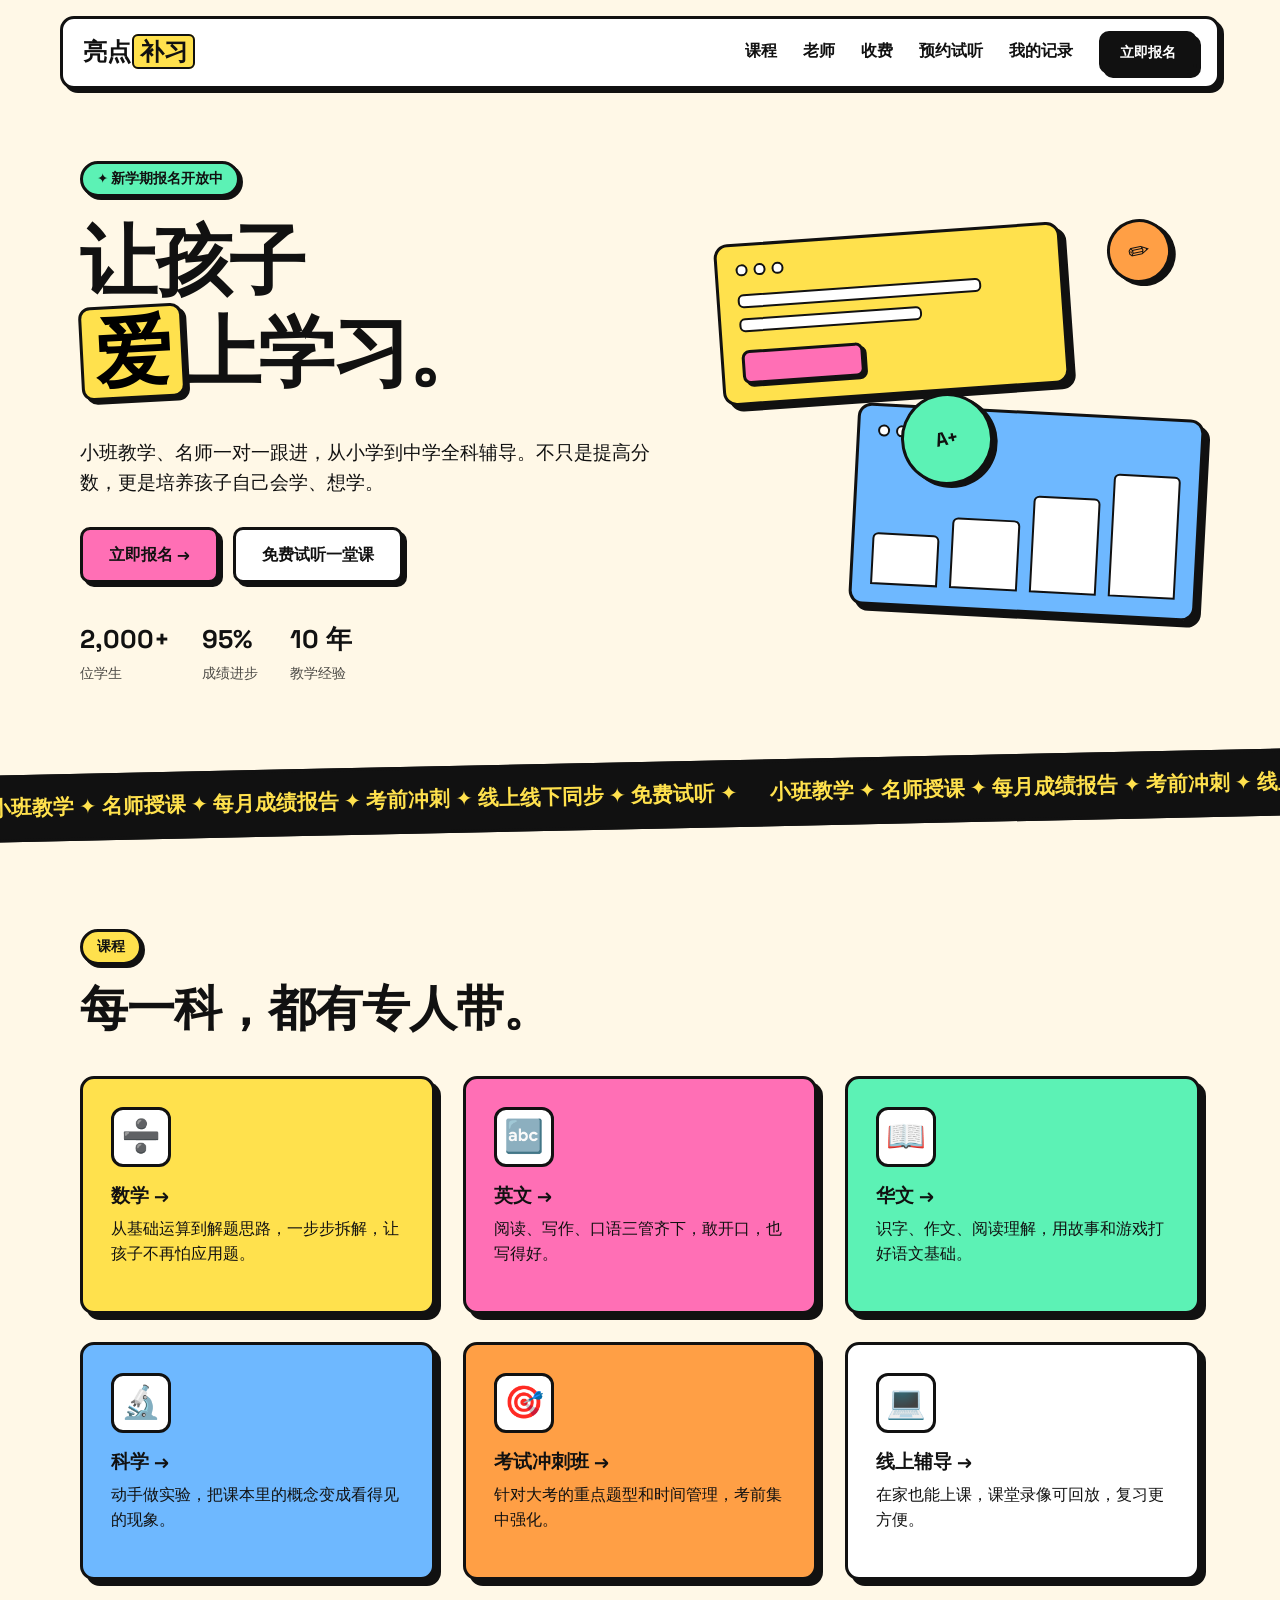
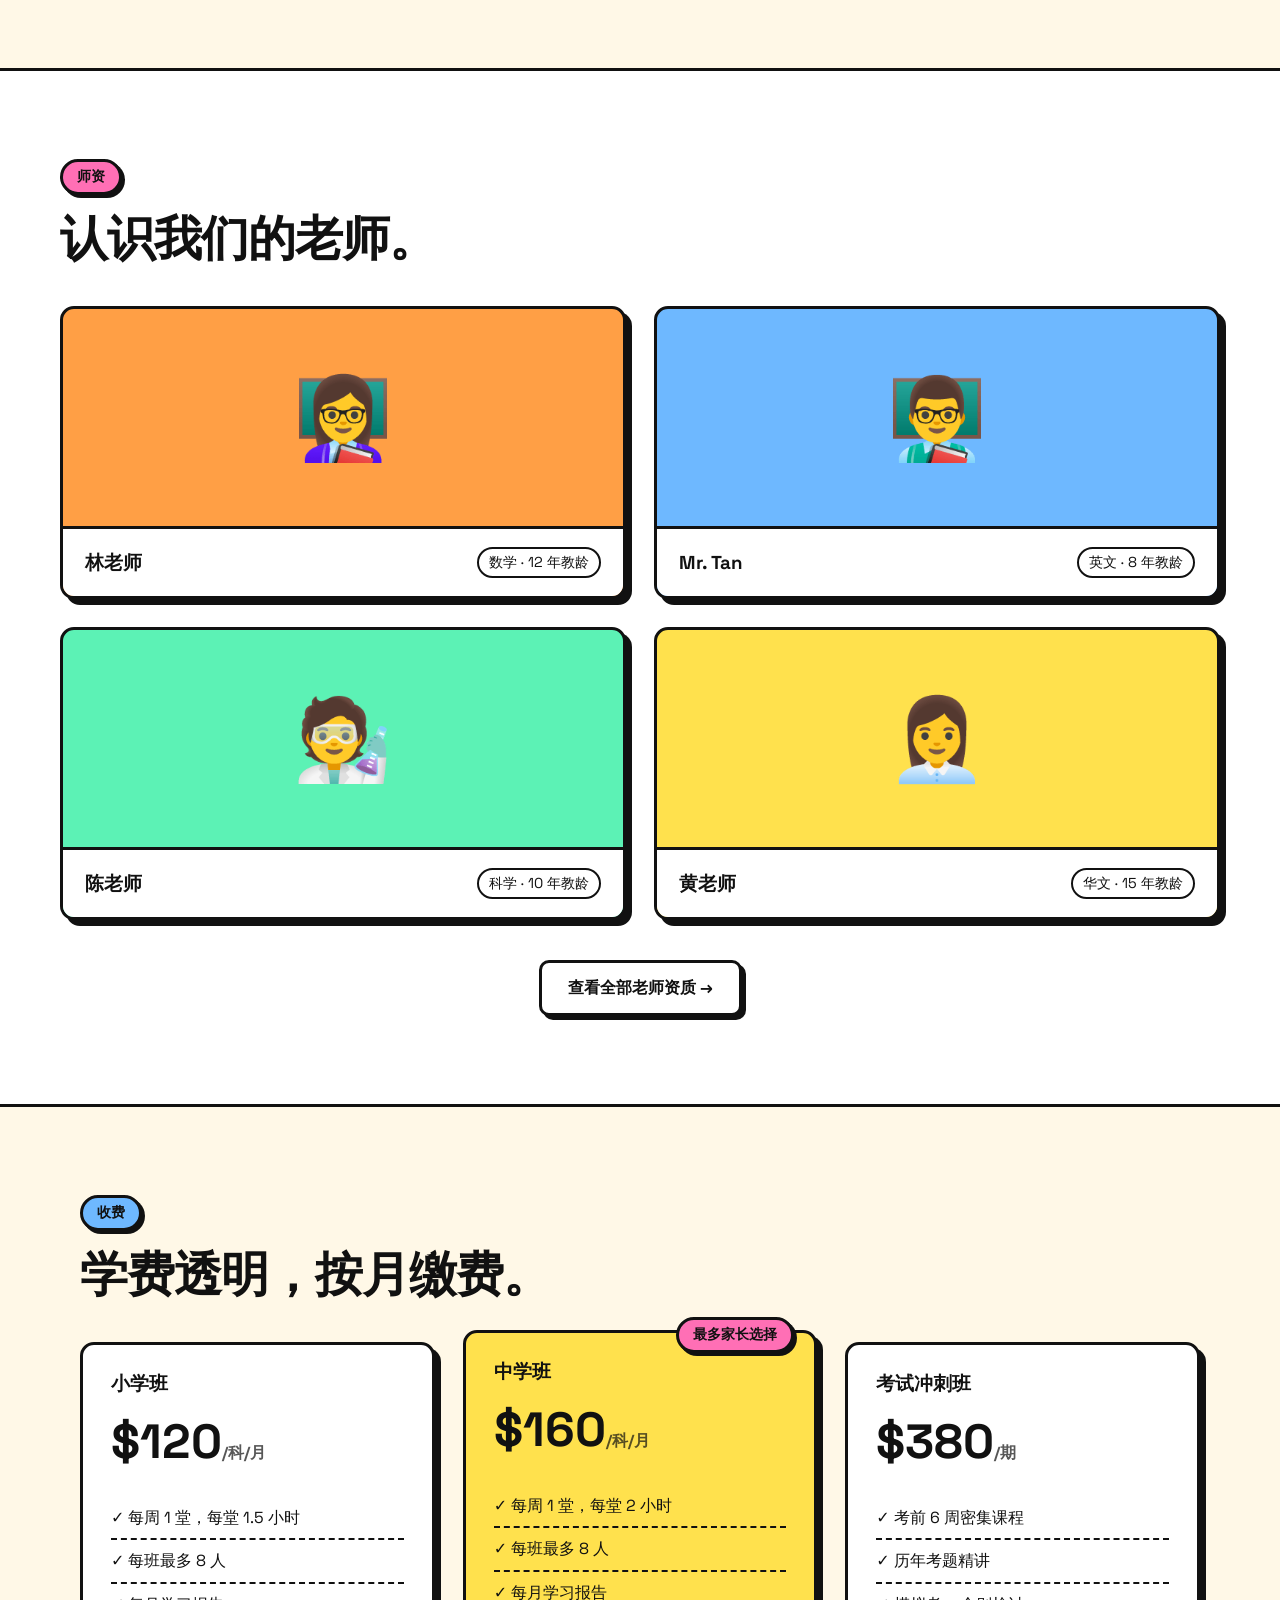
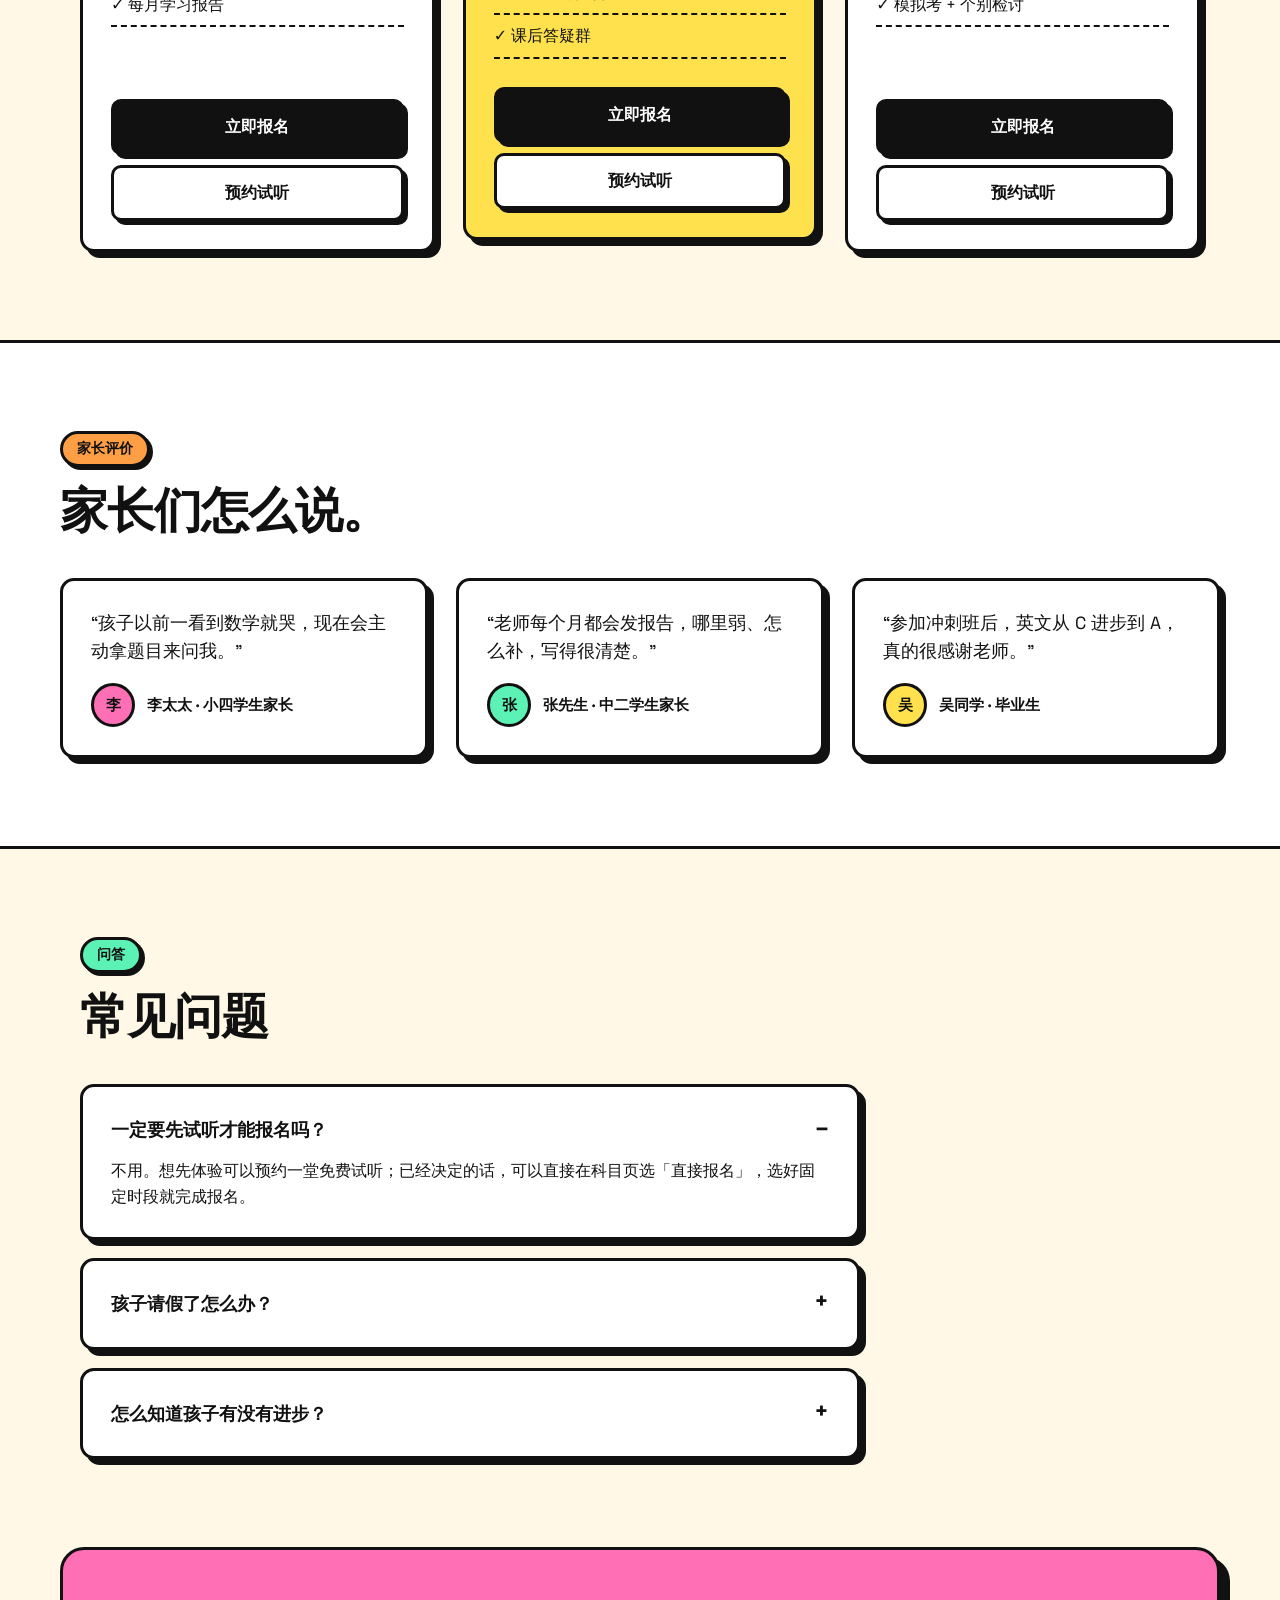
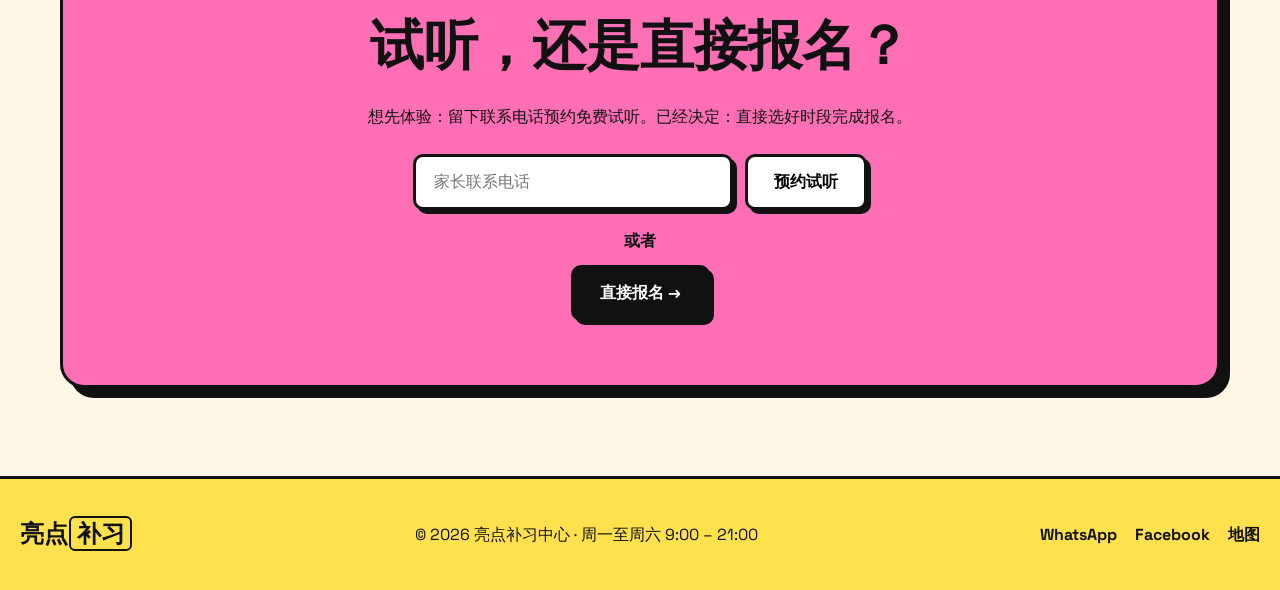
<file: index.html>
<!doctype html>
<html lang="zh-CN">
<head>
  <meta charset="utf-8">
  <meta name="viewport" content="width=device-width, initial-scale=1">
  <title>亮点补习中心 · Bright Point Learning</title>
  <meta name="description" content="亮点补习中心：小班教学、名师授课，数学、英文、华文、科学全科辅导。">
  <link rel="preconnect" href="https://fonts.googleapis.com">
  <link rel="preconnect" href="https://fonts.gstatic.com" crossorigin>
  <link href="https://fonts.googleapis.com/css2?family=Space+Grotesk:wght@500;700&display=swap" rel="stylesheet">
  <link rel="stylesheet" href="styles.css">
</head>
<body>

  <header class="nav">
    <a class="logo" href="index.html">亮点<span>补习</span></a>
    <nav class="nav-links" id="navLinks">
      <a href="courses.html">课程</a>
      <a href="teachers.html">老师</a>
      <a href="pricing.html">收费</a>
      <a href="book.html">预约试听</a>
      <a href="records.html">我的记录</a>
      <a class="mobile-only" href="enroll.html">立即报名</a>
    </nav>
    <a class="btn btn-sm btn-dark nav-cta" href="enroll.html">立即报名</a>
    <button class="menu-btn" id="menuBtn" aria-label="打开菜单" aria-expanded="false">☰</button>
  </header>

  <main>
    <!-- Hero -->
    <section class="hero">
      <div class="hero-text">
        <span class="tag bg-mint">✦ 新学期报名开放中</span>
        <h1>让孩子<br><mark>爱</mark>上学习。</h1>
        <p class="lead">小班教学、名师一对一跟进，从小学到中学全科辅导。不只是提高分数，更是培养孩子自己会学、想学。</p>
        <div class="hero-actions">
          <a class="btn btn-pink" href="enroll.html">立即报名 →</a>
          <a class="btn btn-white" href="book.html">免费试听一堂课</a>
        </div>
        <ul class="hero-stats">
          <li><strong>2,000+</strong><span>位学生</span></li>
          <li><strong>95%</strong><span>成绩进步</span></li>
          <li><strong>10 年</strong><span>教学经验</span></li>
        </ul>
      </div>
      <div class="hero-art" aria-hidden="true">
        <div class="card-stack">
          <div class="mock bg-yellow rot-l">
            <div class="mock-bar"><i></i><i></i><i></i></div>
            <div class="mock-line w80"></div>
            <div class="mock-line w60"></div>
            <div class="mock-btn bg-pink"></div>
          </div>
          <div class="mock bg-blue rot-r">
            <div class="mock-bar"><i></i><i></i><i></i></div>
            <div class="mock-chart">
              <span style="height:40%"></span><span style="height:55%"></span><span style="height:75%"></span><span style="height:95%"></span>
            </div>
          </div>
          <div class="sticker bg-mint">A+</div>
          <div class="sticker sticker-2 bg-orange">✏️</div>
        </div>
      </div>
    </section>

    <!-- Marquee -->
    <div class="marquee" aria-hidden="true">
      <div class="marquee-track">
        <span>小班教学 ✦ 名师授课 ✦ 每月成绩报告 ✦ 考前冲刺 ✦ 线上线下同步 ✦ 免费试听 ✦</span>
        <span>小班教学 ✦ 名师授课 ✦ 每月成绩报告 ✦ 考前冲刺 ✦ 线上线下同步 ✦ 免费试听 ✦</span>
      </div>
    </div>

    <!-- Courses -->
    <section class="section" id="features">
      <div class="section-head">
        <span class="tag bg-yellow">课程</span>
        <h2>每一科，都有专人带。</h2>
      </div>
      <div class="grid-3">
        <a class="box bg-yellow link-card" href="math.html">
          <div class="icon">➗</div>
          <h3>数学 →</h3>
          <p>从基础运算到解题思路，一步步拆解，让孩子不再怕应用题。</p>
        </a>
        <a class="box bg-pink link-card" href="english.html">
          <div class="icon">🔤</div>
          <h3>英文 →</h3>
          <p>阅读、写作、口语三管齐下，敢开口，也写得好。</p>
        </a>
        <a class="box bg-mint link-card" href="chinese.html">
          <div class="icon">📖</div>
          <h3>华文 →</h3>
          <p>识字、作文、阅读理解，用故事和游戏打好语文基础。</p>
        </a>
        <a class="box bg-blue link-card" href="science.html">
          <div class="icon">🔬</div>
          <h3>科学 →</h3>
          <p>动手做实验，把课本里的概念变成看得见的现象。</p>
        </a>
        <a class="box bg-orange link-card" href="exam.html">
          <div class="icon">🎯</div>
          <h3>考试冲刺班 →</h3>
          <p>针对大考的重点题型和时间管理，考前集中强化。</p>
        </a>
        <a class="box bg-white link-card" href="online.html">
          <div class="icon">💻</div>
          <h3>线上辅导 →</h3>
          <p>在家也能上课，课堂录像可回放，复习更方便。</p>
        </a>
      </div>
    </section>

    <!-- Teachers -->
    <section class="section section-alt" id="work">
      <div class="section-head">
        <span class="tag bg-pink">师资</span>
        <h2>认识我们的老师。</h2>
      </div>
      <div class="work-grid">
        <a class="work bg-orange" href="math.html?t=lin">
          <div class="work-img">👩‍🏫</div>
          <div class="work-meta"><h3>林老师</h3><span>数学 · 12 年教龄</span></div>
        </a>
        <a class="work bg-blue" href="english.html?t=tan">
          <div class="work-img">👨‍🏫</div>
          <div class="work-meta"><h3>Mr. Tan</h3><span>英文 · 8 年教龄</span></div>
        </a>
        <a class="work bg-mint" href="science.html?t=chen">
          <div class="work-img">🧑‍🔬</div>
          <div class="work-meta"><h3>陈老师</h3><span>科学 · 10 年教龄</span></div>
        </a>
        <a class="work bg-yellow" href="chinese.html?t=huang">
          <div class="work-img">👩‍💼</div>
          <div class="work-meta"><h3>黄老师</h3><span>华文 · 15 年教龄</span></div>
        </a>
      </div>
      <div class="section-more"><a class="btn btn-white" href="teachers.html">查看全部老师资质 →</a></div>
    </section>

    <!-- Pricing -->
    <section class="section" id="pricing">
      <div class="section-head">
        <span class="tag bg-blue">收费</span>
        <h2>学费透明，按月缴费。</h2>
      </div>
      <div class="grid-3 pricing">
        <article class="box bg-white plan">
          <h3>小学班</h3>
          <p class="price">$120<small>/科/月</small></p>
          <ul><li>每周 1 堂，每堂 1.5 小时</li><li>每班最多 8 人</li><li>每月学习报告</li></ul>
          <div class="plan-btns"><a class="btn btn-dark" href="enroll.html?level=primary">立即报名</a><a class="btn btn-white" href="book.html?level=primary">预约试听</a></div>
        </article>
        <article class="box bg-yellow plan plan-hot">
          <span class="badge bg-pink">最多家长选择</span>
          <h3>中学班</h3>
          <p class="price">$160<small>/科/月</small></p>
          <ul><li>每周 1 堂，每堂 2 小时</li><li>每班最多 8 人</li><li>每月学习报告</li><li>课后答疑群</li></ul>
          <div class="plan-btns"><a class="btn btn-dark" href="enroll.html?level=secondary">立即报名</a><a class="btn btn-white" href="book.html?level=secondary">预约试听</a></div>
        </article>
        <article class="box bg-white plan">
          <h3>考试冲刺班</h3>
          <p class="price">$380<small>/期</small></p>
          <ul><li>考前 6 周密集课程</li><li>历年考题精讲</li><li>模拟考 + 个别检讨</li></ul>
          <div class="plan-btns"><a class="btn btn-dark" href="exam.html?mode=enroll">立即报名</a><a class="btn btn-white" href="exam.html">预约试听</a></div>
        </article>
      </div>
    </section>

    <!-- Testimonials -->
    <section class="section section-alt">
      <div class="section-head">
        <span class="tag bg-orange">家长评价</span>
        <h2>家长们怎么说。</h2>
      </div>
      <div class="grid-3">
        <blockquote class="box bg-white quote">
          <p>“孩子以前一看到数学就哭，现在会主动拿题目来问我。”</p>
          <footer><span class="avatar bg-pink">李</span>李太太 · 小四学生家长</footer>
        </blockquote>
        <blockquote class="box bg-white quote">
          <p>“老师每个月都会发报告，哪里弱、怎么补，写得很清楚。”</p>
          <footer><span class="avatar bg-mint">张</span>张先生 · 中二学生家长</footer>
        </blockquote>
        <blockquote class="box bg-white quote">
          <p>“参加冲刺班后，英文从 C 进步到 A，真的很感谢老师。”</p>
          <footer><span class="avatar bg-yellow">吴</span>吴同学 · 毕业生</footer>
        </blockquote>
      </div>
    </section>

    <!-- FAQ -->
    <section class="section" id="faq">
      <div class="section-head">
        <span class="tag bg-mint">问答</span>
        <h2>常见问题</h2>
      </div>
      <div class="faq">
        <details class="box bg-white" open>
          <summary>一定要先试听才能报名吗？</summary>
          <p>不用。想先体验可以预约一堂免费试听；已经决定的话，可以直接在科目页选「直接报名」，选好固定时段就完成报名。</p>
        </details>
        <details class="box bg-white">
          <summary>孩子请假了怎么办？</summary>
          <p>可以安排到同级其他时段补课，或观看当堂课的录像回放。</p>
        </details>
        <details class="box bg-white">
          <summary>怎么知道孩子有没有进步？</summary>
          <p>每月一份学习报告，加上定期的小测和家长面谈，进度一目了然。</p>
        </details>
      </div>
    </section>

    <!-- CTA -->
    <section class="cta bg-pink" id="cta">
      <h2>试听，还是直接报名？</h2>
      <p>想先体验：留下联系电话预约免费试听。已经决定：直接选好时段完成报名。</p>
      <form class="cta-form" id="ctaForm" novalidate>
        <input type="tel" placeholder="家长联系电话" required aria-label="联系电话">
        <button class="btn btn-white" type="submit">预约试听</button>
      </form>
      <p class="cta-or">或者</p>
      <a class="btn btn-dark" href="enroll.html">直接报名 →</a>
    </section>
  </main>

  <footer class="footer">
    <a class="logo" href="index.html">亮点<span>补习</span></a>
    <p>© 2026 亮点补习中心 · 周一至周六 9:00 – 21:00</p>
    <div class="footer-links">
      <a href="https://wa.me/60123456789" target="_blank" rel="noopener">WhatsApp</a><a href="https://www.facebook.com/" target="_blank" rel="noopener">Facebook</a><a href="https://maps.google.com/?q=亮点补习中心" target="_blank" rel="noopener">地图</a>
    </div>
  </footer>

  <script src="site.js"></script>
  <script>
    // 首页预约表单：记下电话后进入预约页，预约页会自动填入
    document.getElementById('ctaForm').addEventListener('submit', e => {
      e.preventDefault();
      const input = e.target.querySelector('input');
      if (!/^[+\d][\d\s-]{6,}$/.test(input.value.trim())) {
        input.classList.add('invalid'); input.focus(); input.placeholder = '请输入正确的电话号码'; return;
      }
      try { localStorage.setItem('brightpoint-phone', input.value.trim()); } catch {}
      location.href = 'book.html';
    });
  </script>
</body>
</html>
</file>
<file: styles.css>
/* ==========================================================
   Brightside · Neo-Brutal 亮色模板
   换品牌色：只需修改下面 :root 里的变量
   ========================================================== */
:root {
  --yellow: #FFE14D;
  --pink:   #FF6FB5;
  --mint:   #5CF2B5;
  --blue:   #6EB8FF;
  --orange: #FF9F45;
  --white:  #FFFFFF;
  --cream:  #FFF8E7;
  --ink:    #111111;

  --border: 3px solid var(--ink);
  --shadow: 6px 6px 0 var(--ink);
  --shadow-sm: 4px 4px 0 var(--ink);
  --radius: 14px;
  --max: 1160px;
  --font: "Space Grotesk", "PingFang SC", "Microsoft YaHei", "Noto Sans SC", system-ui, sans-serif;
}

*, *::before, *::after { box-sizing: border-box; }
html { overflow-x: clip; }
body {
  margin: 0;
  font-family: var(--font);
  color: var(--ink);
  background: var(--cream);
  line-height: 1.6;
  -webkit-font-smoothing: antialiased;
  overflow-x: clip;
}
a { color: inherit; text-decoration: none; }
h1, h2, h3 { line-height: 1.15; margin: 0 0 .5em; font-weight: 700; }
p { margin: 0 0 1em; }

/* ---------- 颜色工具类 ---------- */
.bg-yellow { background: var(--yellow); }
.bg-pink   { background: var(--pink); }
.bg-mint   { background: var(--mint); }
.bg-blue   { background: var(--blue); }
.bg-orange { background: var(--orange); }
.bg-white  { background: var(--white); }

/* ---------- 通用组件 ---------- */
.box {
  border: var(--border);
  border-radius: var(--radius);
  box-shadow: var(--shadow);
  padding: 28px;
  transition: transform .15s, box-shadow .15s;
}
.box:hover { transform: translate(-3px, -3px); box-shadow: 9px 9px 0 var(--ink); }

.tag, .badge {
  display: inline-block;
  border: var(--border);
  border-radius: 999px;
  padding: 4px 14px;
  font-size: .85rem;
  font-weight: 700;
  box-shadow: 3px 3px 0 var(--ink);
}

.btn {
  display: inline-flex;
  align-items: center;
  gap: 6px;
  border: var(--border);
  border-radius: 10px;
  padding: 14px 26px;
  font: 700 1rem var(--font);
  cursor: pointer;
  box-shadow: var(--shadow-sm);
  transition: transform .1s, box-shadow .1s;
}
.btn:hover  { transform: translate(-2px, -2px); box-shadow: 6px 6px 0 var(--ink); }
.btn:active { transform: translate(4px, 4px);  box-shadow: 0 0 0 var(--ink); }
.btn-sm    { padding: 9px 18px; font-size: .9rem; }
.btn-pink  { background: var(--pink); }
.btn-white { background: var(--white); }
.btn-dark  { background: var(--ink); color: var(--white); }

/* ---------- 导航 ---------- */
.nav {
  position: sticky; top: 0; z-index: 10;
  display: flex; align-items: center; gap: 24px;
  max-width: var(--max); width: calc(100% - 32px); margin: 16px auto 0; padding: 12px 20px;
  background: var(--white);
  border: var(--border); border-radius: var(--radius); box-shadow: var(--shadow-sm);
}
.logo { font-size: 1.5rem; font-weight: 700; letter-spacing: -.02em; }
.logo span { background: var(--yellow); padding: 0 6px; border: 2px solid var(--ink); border-radius: 6px; margin-left: 2px; }
.nav-links { display: flex; gap: 22px; margin-left: auto; font-weight: 700; }
.nav-links a { padding: 4px 2px; border-bottom: 3px solid transparent; }
.nav-links a:hover { border-color: var(--pink); }
.menu-btn { display: none; margin-left: auto; font-size: 1.4rem; background: var(--yellow); border: var(--border); border-radius: 8px; padding: 2px 12px; cursor: pointer; }

/* ---------- Hero ---------- */
.hero {
  max-width: var(--max); margin: 0 auto; padding: 72px 20px 64px;
  display: grid; grid-template-columns: 1.1fr .9fr; gap: 48px; align-items: center;
}
.hero h1 { font-size: clamp(2.6rem, 6vw, 4.8rem); letter-spacing: -.03em; margin-top: 20px; }
.hero mark { background: var(--yellow); padding: 0 .15em; border: var(--border); border-radius: 12px; box-shadow: var(--shadow-sm); display: inline-block; transform: rotate(-3deg); }
.lead { font-size: 1.2rem; max-width: 34em; }
.hero-actions { display: flex; flex-wrap: wrap; gap: 14px; margin: 28px 0 36px; }
.hero-stats { list-style: none; padding: 0; margin: 0; display: flex; gap: 32px; flex-wrap: wrap; }
.hero-stats strong { display: block; font-size: 1.6rem; }
.hero-stats span { font-size: .9rem; opacity: .75; }

.hero-art { position: relative; min-height: 380px; }
.card-stack { position: relative; height: 100%; min-height: 380px; }
.mock {
  position: absolute; width: 72%; padding: 18px;
  border: var(--border); border-radius: var(--radius); box-shadow: var(--shadow);
}
.mock:first-child { top: 0; left: 0; }
.mock:nth-child(2) { bottom: 0; right: 0; }
.rot-l { transform: rotate(-4deg); }
.rot-r { transform: rotate(3deg); }
.mock-bar { display: flex; gap: 6px; margin-bottom: 18px; }
.mock-bar i { width: 12px; height: 12px; border-radius: 50%; border: 2px solid var(--ink); background: var(--white); }
.mock-line { height: 14px; background: var(--white); border: 2px solid var(--ink); border-radius: 6px; margin-bottom: 10px; }
.w80 { width: 80%; } .w60 { width: 60%; }
.mock-btn { width: 40%; height: 34px; border: var(--border); border-radius: 8px; margin-top: 18px; box-shadow: 3px 3px 0 var(--ink); }
.mock-chart { display: flex; align-items: flex-end; gap: 12px; height: 130px; }
.mock-chart span { flex: 1; background: var(--white); border: 2px solid var(--ink); border-radius: 6px 6px 0 0; }
.sticker {
  position: absolute; top: 42%; left: 38%;
  border: var(--border); border-radius: 50%; width: 92px; height: 92px;
  display: grid; place-items: center; font-weight: 700; font-size: 1.2rem;
  box-shadow: var(--shadow-sm); transform: rotate(-12deg);
  animation: bob 3s ease-in-out infinite;
}
.sticker-2 { top: -14px; left: auto; right: 6%; width: 64px; height: 64px; font-size: 1.6rem; animation-delay: -1.5s; }
@keyframes bob { 50% { translate: 0 -10px; } }

/* ---------- 跑马灯 ---------- */
.marquee { overflow: hidden; background: var(--ink); color: var(--yellow); border-block: var(--border); padding: 14px 0; transform: rotate(-1.2deg); margin: 12px -10px; }
.marquee-track { display: flex; width: max-content; animation: scroll 22s linear infinite; }
.marquee-track span { font-size: 1.3rem; font-weight: 700; white-space: nowrap; padding-right: 2rem; }
@keyframes scroll { to { transform: translateX(-50%); } }

/* ---------- 区块 ---------- */
.section { max-width: var(--max); margin: 0 auto; padding: 88px 20px; }
.section-alt { max-width: none; background: var(--white); border-block: var(--border); }
.section-alt > * { max-width: var(--max); margin-inline: auto; }
.section-head { margin-bottom: 40px; }
.section-head h2 { font-size: clamp(2rem, 4vw, 3rem); margin-top: 16px; letter-spacing: -.02em; }

.grid-3 { display: grid; grid-template-columns: repeat(3, 1fr); gap: 28px; }
.icon { font-size: 2rem; width: 60px; height: 60px; display: grid; place-items: center; background: var(--white); border: var(--border); border-radius: 12px; margin-bottom: 18px; }

/* 案例 */
.work-grid { display: grid; grid-template-columns: repeat(2, 1fr); gap: 28px; }
.work { border: var(--border); border-radius: var(--radius); box-shadow: var(--shadow); overflow: hidden; transition: transform .15s, box-shadow .15s; }
.work:hover { transform: translate(-3px, -3px) rotate(-.5deg); box-shadow: 9px 9px 0 var(--ink); }
.work-img { height: 220px; display: grid; place-items: center; font-size: 5rem; border-bottom: var(--border); }
.work-meta { background: var(--white); padding: 18px 22px; display: flex; justify-content: space-between; align-items: center; }
.work-meta h3 { margin: 0; }
.work-meta span { font-size: .9rem; border: 2px solid var(--ink); border-radius: 999px; padding: 2px 10px; }

/* 价格 */
.plan { display: flex; flex-direction: column; position: relative; }
.plan ul { list-style: none; padding: 0; margin: 0 0 28px; flex: 1; }
.plan li { padding: 8px 0; border-bottom: 2px dashed var(--ink); }
.plan li::before { content: "✓ "; font-weight: 700; }
.price { font-size: 3rem; font-weight: 700; margin: 0 0 16px; }
.price small { font-size: 1rem; opacity: .7; }
.plan-hot { transform: translateY(-12px); }
.plan-hot:hover { transform: translate(-3px, -15px); }
.badge { position: absolute; top: -16px; right: 20px; }

/* 口碑 */
.quote { margin: 0; display: flex; flex-direction: column; justify-content: space-between; }
.quote p { font-size: 1.1rem; }
.quote footer { display: flex; align-items: center; gap: 12px; font-weight: 700; font-size: .95rem; }
.avatar { width: 44px; height: 44px; border-radius: 50%; border: var(--border); display: grid; place-items: center; }

/* 问答 */
.faq { display: grid; gap: 18px; max-width: 780px; }
.faq summary { font-weight: 700; font-size: 1.15rem; cursor: pointer; list-style: none; display: flex; justify-content: space-between; }
.faq summary::-webkit-details-marker { display: none; }
.faq summary::after { content: "+"; font-size: 1.5rem; line-height: 1; }
.faq details[open] summary::after { content: "–"; }
.faq details p { margin: 14px 0 0; }

/* CTA */
.cta { max-width: var(--max); margin: 0 auto 88px; padding: 64px 28px; text-align: center; border: var(--border); border-radius: 24px; box-shadow: 10px 10px 0 var(--ink); }
.cta h2 { font-size: clamp(2rem, 5vw, 3.4rem); }
.cta-form { display: flex; gap: 12px; justify-content: center; flex-wrap: wrap; margin-top: 24px; }
.cta-form input { font: 500 1rem var(--font); padding: 14px 18px; min-width: 0; width: 320px; max-width: 100%; border: var(--border); border-radius: 10px; box-shadow: var(--shadow-sm); outline: none; }
.cta-form input:focus { background: var(--yellow); }

/* 页脚 */
.footer { border-top: var(--border); background: var(--yellow); padding: 36px 20px; display: flex; flex-wrap: wrap; gap: 16px; align-items: center; justify-content: space-between; }
.footer p { margin: 0; }
.footer-links { display: flex; gap: 18px; font-weight: 700; }
.footer-links a:hover { text-decoration: underline; text-decoration-thickness: 3px; }

/* ---------- 响应式 ---------- */
@media (max-width: 900px) {
  .hero { grid-template-columns: 1fr; padding-top: 48px; }
  .hero-art { min-height: 320px; }
  .grid-3 { grid-template-columns: 1fr 1fr; }
  .plan-hot { transform: none; }
  .plan-hot:hover { transform: translate(-3px, -3px); }
}
@media (max-width: 640px) {
  .nav { margin: 10px auto 0; width: calc(100% - 24px); gap: 12px; }
  .nav-cta { display: none; }
  .menu-btn { display: block; }
  .nav-links { display: none; position: absolute; top: calc(100% + 8px); left: 0; right: 0; flex-direction: column; gap: 0; background: var(--white); border: var(--border); border-radius: var(--radius); box-shadow: var(--shadow-sm); padding: 8px 16px; }
  .nav-links.open { display: flex; }
  .nav-links a { padding: 12px 0; border-bottom: 2px dashed var(--ink); }
  .nav-links a:last-child { border-bottom: 0; }
  .hero, .section { padding-left: 16px; padding-right: 16px; }
  .grid-3, .work-grid { grid-template-columns: 1fr; }
  .section { padding-top: 64px; padding-bottom: 64px; }
  .cta { margin: 0 16px 64px; }
  .box { padding: 22px; }
}

@media (prefers-reduced-motion: reduce) {
  *, *::before, *::after { animation: none !important; transition: none !important; }
}

/* ==========================================================
   子页面：科目页与预约流程
   ========================================================== */
.link-card { display: block; }
.muted { opacity: .7; margin: 0; }
.invalid { background: #FFE3E3 !important; }
.btn:disabled { opacity: .55; cursor: not-allowed; transform: none; box-shadow: var(--shadow-sm); }
.btn-block { width: 100%; justify-content: center; }

.page-hero { max-width: var(--max); margin: 0 auto; padding: 56px 20px 24px; }
.page-hero h1 { font-size: clamp(2.4rem, 5vw, 4rem); letter-spacing: -.03em; margin: 16px 0 .3em; }
.page-hero mark { background: var(--yellow); padding: 0 .15em; border: var(--border); border-radius: 12px; box-shadow: var(--shadow-sm); display: inline-block; transform: rotate(-3deg); }
.crumbs { font-weight: 700; font-size: .95rem; margin-bottom: 20px; }
.crumbs a { border-bottom: 3px solid var(--pink); }
.subject-head { display: flex; gap: 24px; align-items: center; }
.subject-head h1 { margin: 0 0 .2em; }
.subject-head .lead { margin: 0; }
.icon-lg { width: 96px; height: 96px; font-size: 3rem; flex: none; box-shadow: var(--shadow-sm); margin: 0; }
.pill-list { list-style: none; padding: 0; margin: 28px 0 0; display: flex; flex-wrap: wrap; gap: 12px; }
.pill-list li { background: var(--white); border: var(--border); border-radius: 999px; padding: 6px 16px; font-weight: 700; box-shadow: 3px 3px 0 var(--ink); }

.booking { display: grid; grid-template-columns: 1fr 340px; gap: 28px; align-items: start; padding-top: 32px; }
.booking-steps { display: grid; gap: 24px; }
.step:hover, .summary:hover { transform: none; box-shadow: var(--shadow); }
.step h3 { display: flex; align-items: center; gap: 12px; margin-bottom: 18px; }
.num { width: 36px; height: 36px; border: var(--border); border-radius: 50%; display: grid; place-items: center; font-size: 1rem; flex: none; }

.chips { display: flex; flex-wrap: wrap; gap: 12px; }
.chip {
  font: 700 1rem var(--font); color: var(--ink); background: var(--white);
  border: var(--border); border-radius: 10px; padding: 10px 18px; cursor: pointer;
  box-shadow: 3px 3px 0 var(--ink); transition: transform .1s, box-shadow .1s;
}
.chip:hover:not(:disabled) { transform: translate(-2px, -2px); box-shadow: 5px 5px 0 var(--ink); }
.chip.on { background: var(--yellow); transform: translate(2px, 2px); box-shadow: 1px 1px 0 var(--ink); }
.chip:disabled { opacity: .45; cursor: not-allowed; text-decoration: line-through; box-shadow: none; }
.chip.date { display: flex; flex-direction: column; align-items: center; min-width: 72px; padding: 8px 10px; line-height: 1.2; }
.chip.date strong { font-size: 1.5rem; }
.chip.date small { font-size: .75rem; }
.chip.date.on { background: var(--mint); }

.teacher-grid { display: grid; grid-template-columns: 1fr 1fr; gap: 16px; }
.teacher {
  display: flex; gap: 14px; align-items: flex-start; text-align: left;
  font: inherit; color: var(--ink); background: var(--white); cursor: pointer;
  border: var(--border); border-radius: var(--radius); padding: 16px; box-shadow: var(--shadow-sm);
  transition: transform .1s, box-shadow .1s;
}
.teacher:hover { transform: translate(-2px, -2px); box-shadow: 6px 6px 0 var(--ink); }
.teacher.on { background: var(--pink); transform: translate(2px, 2px); box-shadow: 2px 2px 0 var(--ink); }
.teacher-face { font-size: 2.2rem; width: 60px; height: 60px; flex: none; display: grid; place-items: center; background: var(--cream); border: var(--border); border-radius: 50%; }
.teacher strong { display: block; font-size: 1.1rem; }
.teacher small { display: inline-block; font-weight: 700; font-size: .8rem; border: 2px solid var(--ink); border-radius: 999px; padding: 0 8px; margin: 4px 0 6px; background: var(--white); }
.teacher em { display: block; font-style: normal; font-size: .9rem; }

.fields { display: grid; grid-template-columns: 1fr 1fr; gap: 16px; }
.fields label { display: grid; gap: 6px; font-weight: 700; }
.fields .full { grid-column: 1 / -1; }
.fields input, .fields textarea {
  font: 500 1rem var(--font); padding: 12px 14px; border: var(--border); border-radius: 10px;
  background: var(--white); outline: none; resize: vertical; width: 100%;
}
.fields input:focus, .fields textarea:focus { background: var(--cream); box-shadow: 3px 3px 0 var(--ink); }

.summary { position: sticky; top: 100px; }
.summary dl { display: grid; grid-template-columns: auto 1fr; gap: 8px 16px; margin: 0 0 16px; }
.summary dt { font-weight: 700; }
.summary dd { margin: 0; text-align: right; border-bottom: 2px dashed var(--ink); padding-bottom: 6px; }
.summary .price { font-size: 2.2rem; margin: 0 0 4px; }
.summary .muted { margin-bottom: 18px; }

.booking-row { display: flex; align-items: center; gap: 16px; padding: 14px 0; border-bottom: 2px dashed var(--ink); }
.booking-row:last-child { border-bottom: 0; }
.booking-row > div { flex: 1; }
.booking-row span { font-size: .95rem; }
.booking-icon { width: 48px; height: 48px; flex: none; display: grid; place-items: center; font-size: 1.5rem; border: var(--border); border-radius: 12px; }
#myBookings:hover { transform: none; box-shadow: var(--shadow); }

.modal { position: fixed; inset: 0; z-index: 50; background: rgba(17, 17, 17, .55); display: grid; place-items: center; padding: 16px; animation: fade .15s; }
.modal-card { max-width: 440px; width: 100%; text-align: center; }
.modal-card:hover { transform: none; box-shadow: var(--shadow); }
.modal-card .icon-lg { margin: 0 auto 16px; }
.modal-actions { display: flex; gap: 12px; justify-content: center; flex-wrap: wrap; margin-top: 20px; }
@keyframes fade { from { opacity: 0; } }

.toast {
  position: fixed; left: 50%; bottom: 24px; z-index: 60; translate: -50% 200%;
  background: var(--ink); color: var(--yellow); font-weight: 700;
  border: var(--border); border-radius: 999px; padding: 12px 22px; box-shadow: 4px 4px 0 var(--pink);
  transition: translate .25s;
}
.toast.show { translate: -50% 0; }

@media (max-width: 900px) {
  .booking { grid-template-columns: 1fr; }
  .summary { position: static; }
}
@media (max-width: 640px) {
  .page-hero { padding: 40px 16px 16px; }
  .subject-head { flex-direction: column; align-items: flex-start; gap: 16px; }
  .icon-lg { width: 72px; height: 72px; font-size: 2.2rem; }
  .teacher-grid, .fields { grid-template-columns: 1fr; }
}

/* 师资资质 */
.section-more { text-align: center; margin-top: 40px; }
.teacher-wrap { display: grid; gap: 8px; }
.quals-link { font-weight: 700; font-size: .9rem; justify-self: start; border-bottom: 3px solid var(--pink); }
.mini-quals { display: flex; flex-wrap: wrap; gap: 6px; margin-top: 10px; }
.mini-quals span { font-size: .78rem; font-weight: 700; background: var(--cream); border: 2px solid var(--ink); border-radius: 8px; padding: 2px 8px; }

.teacher-profiles { display: grid; grid-template-columns: repeat(2, 1fr); gap: 32px; padding-top: 32px; }
.profile { padding: 0; overflow: hidden; scroll-margin-top: 110px; }
.profile:hover { transform: none; box-shadow: var(--shadow); }
.profile:target { box-shadow: 10px 10px 0 var(--pink); }
.profile-head { display: flex; align-items: center; gap: 18px; padding: 22px 26px; border-bottom: var(--border); }
.profile-head h2 { margin: 0 0 8px; font-size: 1.6rem; }
.profile-head .teacher-face { width: 72px; height: 72px; font-size: 2.6rem; background: var(--white); }
.profile-body { padding: 22px 26px 26px; }
.quals { display: grid; gap: 14px; margin-bottom: 20px; }
.qual h4 { margin: 0 0 6px; font-size: 1rem; }
.qual ul { margin: 0; padding-left: 0; list-style: none; display: flex; flex-wrap: wrap; gap: 8px; }
.qual li { background: var(--cream); border: 2px solid var(--ink); border-radius: 8px; padding: 4px 10px; font-size: .92rem; }
.profile-actions { display: flex; flex-wrap: wrap; gap: 10px; }

@media (max-width: 900px) { .teacher-profiles { grid-template-columns: 1fr; } }

/* 试听 / 报名 两种流程 */
.text-link { font-weight: 700; border-bottom: 3px solid var(--pink); }
.plan-btns { display: grid; gap: 10px; }
.plan-btns .btn { justify-content: center; }
.cta-or { margin: 18px 0 12px; font-weight: 700; }

.mode-tabs { max-width: var(--max); margin: 24px auto 0; padding: 0 20px; display: grid; grid-template-columns: 1fr 1fr; gap: 20px; scroll-margin-top: 100px; }
.mode-tab {
  display: grid; grid-template-columns: auto 1fr; grid-template-rows: auto auto; column-gap: 14px; align-items: center; text-align: left;
  font: inherit; color: var(--ink); background: var(--white); cursor: pointer;
  border: var(--border); border-radius: var(--radius); padding: 18px 22px; box-shadow: var(--shadow-sm);
  transition: transform .1s, box-shadow .1s;
}
.mode-tab span { grid-row: span 2; font-size: 2rem; }
.mode-tab strong { font-size: 1.25rem; }
.mode-tab small { opacity: .75; }
.mode-tab:hover { transform: translate(-2px, -2px); box-shadow: 6px 6px 0 var(--ink); }
.mode-tab.on { transform: translate(2px, 2px); box-shadow: 2px 2px 0 var(--ink); }
.mode-tab[data-mode="trial"].on { background: var(--mint); }
.mode-tab[data-mode="enroll"].on { background: var(--pink); }

.step-note { margin: -8px 0 14px; }
.chip.slot { display: flex; flex-direction: column; align-items: flex-start; line-height: 1.3; }
.chip.slot small { font-size: .78rem; font-weight: 500; }
.chip.slot:disabled { text-decoration: none; }

.fields select {
  font: 500 1rem var(--font); padding: 12px 14px; border: var(--border); border-radius: 10px;
  background: var(--white); width: 100%; color: var(--ink);
}
.plan-options { display: grid; grid-template-columns: repeat(3, 1fr); gap: 12px; }
.plan-option {
  display: grid; gap: 4px; text-align: left; font: inherit; color: var(--ink); background: var(--white); cursor: pointer;
  border: var(--border); border-radius: 12px; padding: 14px 16px; box-shadow: 3px 3px 0 var(--ink);
}
.plan-option small { font-size: .85rem; }
.plan-option.on { background: var(--yellow); transform: translate(2px, 2px); box-shadow: 1px 1px 0 var(--ink); }

.fee-lines { border: var(--border); border-radius: 10px; background: var(--white); padding: 12px 14px; margin-bottom: 16px; display: grid; gap: 6px; font-size: .95rem; }
.fee-lines div { display: flex; justify-content: space-between; gap: 12px; }
.fee-total { border-top: 2px dashed var(--ink); padding-top: 8px; font-weight: 700; font-size: 1.15rem; }
.agree { display: flex; gap: 8px; align-items: center; font-weight: 700; font-size: .92rem; margin-bottom: 14px; }
.agree input { width: 20px; height: 20px; accent-color: var(--ink); }
.agree a { border-bottom: 2px solid var(--ink); }
.shake { animation: shake .4s; }
@keyframes shake { 25% { translate: -6px 0; } 75% { translate: 6px 0; } }

.kind { display: inline-block; font-size: .75rem; font-weight: 700; border: 2px solid var(--ink); border-radius: 999px; padding: 0 8px; margin-right: 6px; vertical-align: 2px; }
.enroll-no { font-size: 1.05rem; background: var(--yellow); border: 2px solid var(--ink); border-radius: 10px; display: inline-block; padding: 4px 12px; }

@media (max-width: 640px) {
  .mode-tabs { grid-template-columns: 1fr; padding: 0 16px; gap: 12px; }
  .plan-options { grid-template-columns: 1fr; }
}
.mobile-only { display: none; }
@media (max-width: 640px) { .nav-links .mobile-only { display: block; font-weight: 700; color: var(--pink); } }

/* 导航当前页 + 独立页面 */
.nav-links a.active { border-color: var(--yellow); background: var(--yellow); border-radius: 6px; padding: 4px 8px; }
.profile.picked { box-shadow: 10px 10px 0 var(--pink); }
.course-list { display: grid; grid-template-columns: repeat(2, 1fr); gap: 32px; padding-top: 32px; }
.course-card { display: flex; flex-direction: column; gap: 16px; }
.course-card:hover { transform: none; box-shadow: var(--shadow); }
.course-top { display: flex; gap: 18px; align-items: flex-start; }
.course-top .icon { margin: 0; flex: none; }
.course-top h2 { margin: 0 0 4px; }
.course-top p { margin: 0; }
.course-card .pill-list { margin: 0; }
.course-card .pill-list li { font-size: .85rem; padding: 4px 12px; }
.course-meta { margin: 0; }
.course-actions { display: flex; flex-wrap: wrap; gap: 10px; margin-top: auto; }
.section-alt > .fee-note { margin: 28px auto 0; }
.records-only { padding-top: 24px; }
.records-only .box:hover { transform: none; box-shadow: var(--shadow); }
@media (max-width: 900px) { .course-list { grid-template-columns: 1fr; } }
@media (max-width: 640px) { .nav-links a.active { padding: 12px 8px; } }
</file>
